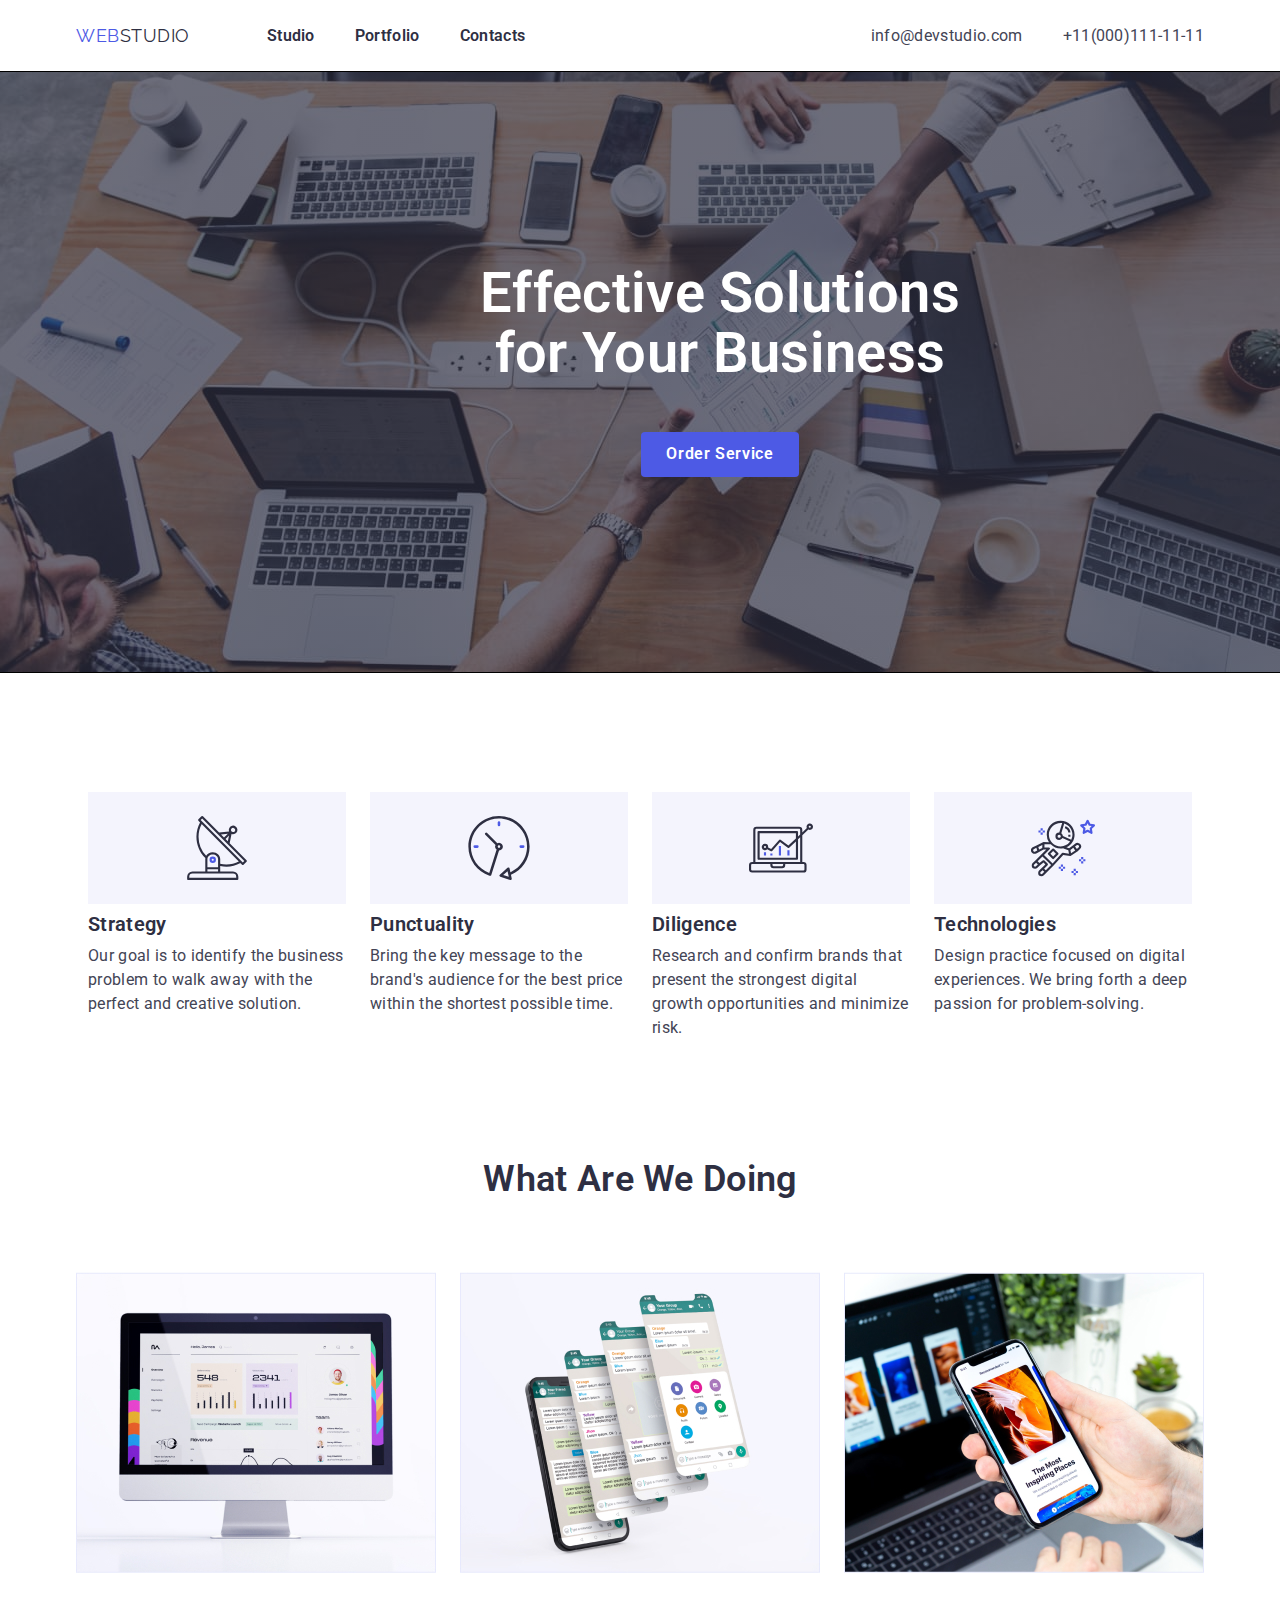
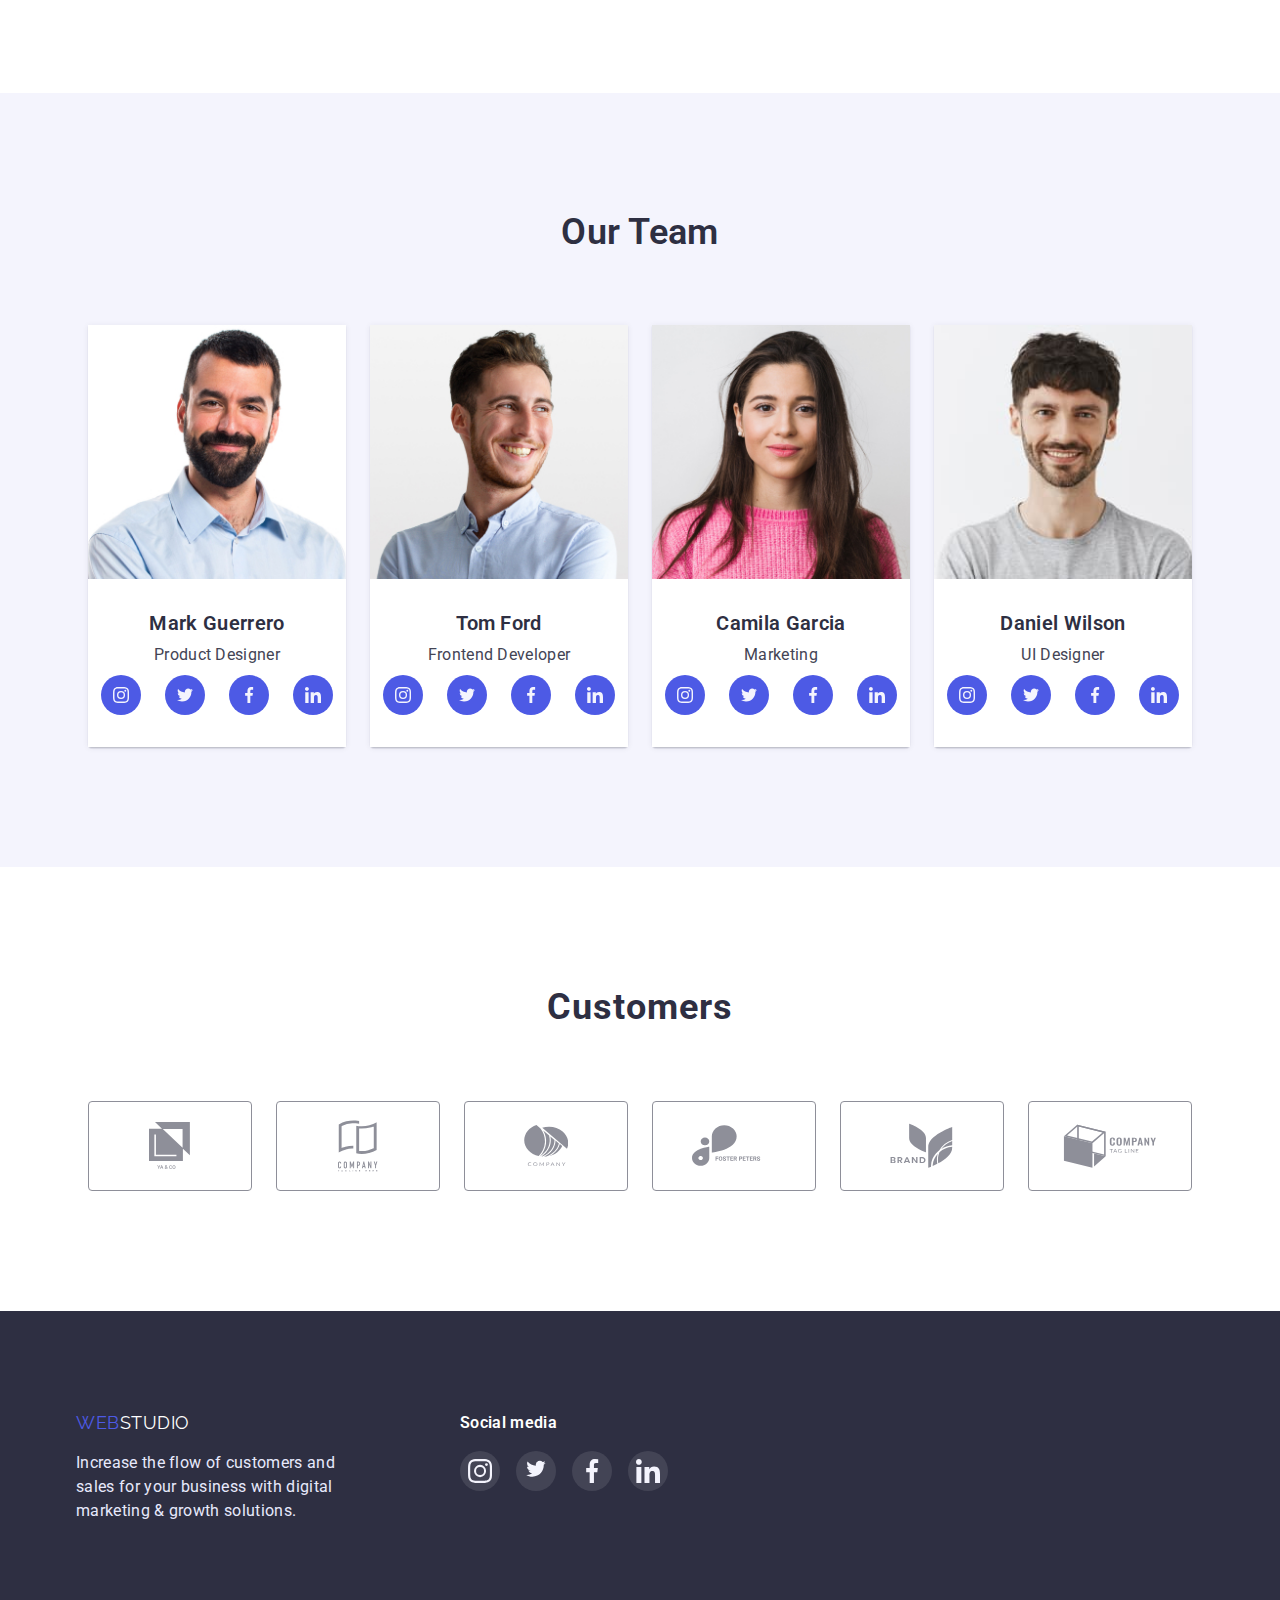
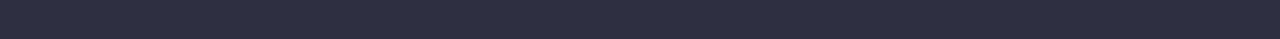
<file: index.html>
<!DOCTYPE html>
<html lang="en">
  <head>
    <meta charset="UTF-8" />
    <meta http-equiv="X-UA-Compatible" content="IE=edge" />
    <meta name="viewport" content="width=device-width, initial-scale=1.0" />
    <title>Студія</title>
    <link
      href="https://fonts.googleapis.com/css2?family=Raleway:wght@700&family=Roboto:wght@400;500;700;900&display=swap"
      rel="stylesheet"
    />
    <link
      rel="stylesheet"
      href="https://cdnjs.cloudflare.com/ajax/libs/modern-normalize/1.1.0/modern-normalize.min.css"
    />
    <link rel="stylesheet" href="./css/styles.css" />
  </head>
  <body>
    <header class="page-header">
      <div class="container main-nav">
        <nav class="nav-logo">
          <a href="./images/Logo.svg" class="logo"
            ><span class="accent">WEB</span>STUDIO</a
          >
          <ul class="site-nav list">
            <li class="item"><a href="" class="link">Studio</a></li>
            <li class="item">
              <a href="./portfolio.html" class="link">Portfolio</a>
            </li>
            <li class="item"><a href="" class="link">Contacts</a></li>
          </ul>
        </nav>
        <div class="contact">
          <ul class="aut-nav list">
            <li class="item">
              <a href="mailto:info@devstudio.com" class="link"
                >info@devstudio.com</a
              >
            </li>
            <li class="item">
              <a href="tel:+11(000)111-11-11" class="link">+11(000)111-11-11</a>
            </li>
          </ul>
        </div>
      </div>
    </header>
    <main>
      <div class="overlay">
      <section class="hero">
        <h1 class="hero-title">Effective Solutions<br />for Your Business</h1>
        <button type="button" class="button primary">Order Service</button>
      </section>
     </div>
      
      <section class="fueture section no-padding">
        <div class="container">
          <ul class="fueture-list list">
            <li class="item ">
              <div class="item-icon">
              <svg class="fueture-icon" width="64" height="64">
                <use href="./images/icons.svg/symbol-defs2.svg#icon-antenna"></use>
              </svg>
            </div>
              <h3 class="title">Strategy</h3>
              <p class="text">
                Our goal is to identify the business problem to walk away with
                the perfect and creative solution.
              </p>
            </li>
            <li class="item">
              <div class="item-icon">
                <svg class="fueture-icon" width="64" height="64">
                  <use href="./images/icons.svg/symbol-defs2.svg#icon-clock"></use>
                </svg>
              </div>
              <h3 class="title">Punctuality</h3>
              <p class="text">
                Bring the key message to the brand's audience for the best price
                within the shortest possible time.
              </p>
            </li>
            <li class="item">
              <div class="item-icon">
                <svg class="fueture-icon" width="64" height="64">
                  <use href="./images/icons.svg/symbol-defs2.svg#icon-diagrama"></use>
                </svg>
              </div>
              <h3 class="title">Diligence</h3>
              <p class="text">
                Research and confirm brands that present the strongest digital
                growth opportunities and minimize risk.
              </p>
            </li>
            <li class="item icon-astronaut">
              <div class="item-icon">
              <svg class="fueture-icon" width="64" height="64">
                <use href="./images/icons.svg/symbol-defs2.svg#icon-astronaut"></use>
              </svg>
            </div>
              <h3 class="title">Technologies</h3>
              <p class="text">
                Design practice focused on digital experiences. We bring forth a
                deep passion for problem-solving.
              </p>
            </li>
          </ul>
        </div>
      </section>

      <section class="work section">
        <div class="container">
          <h2 class="title">What Are We Doing</h2>
          <ul class="work-list list">
            <li class="item">
              <img src="images/img.jpg" alt="computer" width="360" />
            </li>
            <li class="item">
              <img src="images/img(1).jpg" alt="phones" width="360" />
            </li>
            <li class="item">
              <img src="images/img(2).jpg" alt="communication" width="360" />
            </li>
          </ul>
        </div>
      </section>

      <section class="team section">
        <div class="container">
          <h2 class="team-title">Our Team</h2>
          <ul class="team-list list">
            <li class="item">
              <img src="images/TeamCard.jpg" alt="Mark Cuererro" width="264" />
              <div class="title-text">
              <h3 class="title">Mark Guerrero</h3>
              <p class="text">Product Designer</p>
              <ul class="link-team list">
                <li class="">
                  <a href="" class="link-team-item">
                  <svg class="team-icon" width="16" height="16">
                   <use href="./images/icons.svg/symbol-defs2.svg#icon-instagramsvg"></use>
                  </svg>
                </a>
                </li>
                <li class="">
                  <a href="" class="link-team-item">
                  <svg class="team-icon" width="16" height="16">
                    <use href="./images/icons.svg/symbol-defs2.svg#icon-twittersvg"></use>
                  </svg>
                </a>
                </li>
                <li class="">
                  <a href="" class="link-team-item">
                  <svg class="team-icon" width="16" height="16">
                    <use href="./images/icons.svg/symbol-defs2.svg#icon-facebooksvg"></use>
                  </svg>
                </a>
                </li>
                <li class="">
                  <a href="" class="link-team-item">
                  <svg class="team-icon" width="16" height="16">
                    <use href="./images/icons.svg/symbol-defs2.svg#icon-linkedinsvg"></use>
                  </svg>
                </a>
                </li>
              </ul>
            </div>
            </li>
            <li class="item">
              <img src="images/TeamCard(1).jpg" alt="Tom Ford" width="264" />
              <div class="title-text">
              <h3 class="title">Tom Ford</h3>
              <p class="text">Frontend Developer</p>
              <ul class="link-team list">
                <li class="">
                  <a href="" class="link-team-item">
                  <svg class="team-icon" width="16" height="16">
                   <use href="./images/icons.svg/symbol-defs2.svg#icon-instagramsvg"></use>
                  </svg>
                </a>
                </li>
                <li class="">
                  <a href="" class="link-team-item">
                  <svg class="team-icon" width="16" height="16">
                    <use href="./images/icons.svg/symbol-defs2.svg#icon-twittersvg"></use>
                  </svg>
                  </a>
                </li>
                <li class="">
                  <a href="" class="link-team-item">
                  <svg class="team-icon" width="16" height="16">
                    <use href="./images/icons.svg/symbol-defs2.svg#icon-facebooksvg"></use>
                  </svg>
                </a>
                </li>
                <li class="">
                  <a href="" class="link-team-item">
                  <svg class="team-icon" width="16" height="16">
                    <use href="./images/icons.svg/symbol-defs2.svg#icon-linkedinsvg"></use>
                  </svg>
                  </a>
                </li>
              </ul>
            </div>
            </li>
            <li class="item">
              <img
                src="images/TeamCard(2).jpg"
                alt="Gamila Gargia"
                width="264"
              />
              <div class="title-text">
              <h3 class="title">Camila Garcia</h3>
              <p class="text">Marketing</p>
              <ul class="link-team list">
                <li class="">
                  <a href="" class="link-team-item">
                  <svg class="team-icon" width="16" height="16">
                   <use href="./images/icons.svg/symbol-defs2.svg#icon-instagramsvg"></use>
                  </svg>
                  </a>
                </li>
                <li class="">
                  <a href="" class="link-team-item">
                  <svg class="team-icon" width="16" height="16">
                    <use href="./images/icons.svg/symbol-defs2.svg#icon-twittersvg"></use>
                  </svg>
                  </a>
                </li>
                <li class="">
                  <a href="" class="link-team-item">
                  <svg class="team-icon" width="16" height="16">
                    <use href="./images/icons.svg/symbol-defs2.svg#icon-facebooksvg"></use>
                  </svg>
                  </a>
                </li>
                <li class="">
                  <a href="" class="link-team-item">
                  <svg class="team-icon" width="16" height="16">
                    <use href="./images/icons.svg/symbol-defs2.svg#icon-linkedinsvg"></use>
                  </svg>
                  </a>
                </li>
              </ul>
            </div>
            </li>
            <li class="item">
              <img
                src="images/Teamcard(3).jpg"
                alt="Daniel Wilson"
                width="264"
              />
              <div class="title-text">
              <h3 class="title">Daniel Wilson</h3>
              <p class="text">UI Designer</p>
              <ul class="link-team list">
                <li class="">
                  <a href="" class="link-team-item">
                  <svg class="team-icon" width="16" height="16">
                   <use href="./images/icons.svg/symbol-defs2.svg#icon-instagramsvg"></use>
                  </svg>
                  </a>
                </li>
                <li class="">
                  <a href="" class="link-team-item">
                  <svg class="team-icon" width="16" height="16">
                    <use href="./images/icons.svg/symbol-defs2.svg#icon-twittersvg"></use>
                  </svg>
                  </a>
                </li>
                <li class="">
                  <a href="" class="link-team-item">
                  <svg class="team-icon" width="16" height="16">
                    <use href="./images/icons.svg/symbol-defs2.svg#icon-facebooksvg"></use>
                  </svg>
                  </a>
                </li>
                <li class="">
                  <a href="" class="link-team-item">
                  <svg class="team-icon" width="16" height="16">
                    <use href="./images/icons.svg/symbol-defs2.svg#icon-linkedinsvg"></use>
                  </svg>
                  </a>
                </li>
              </ul>
            </div>
            </li>
          </ul>
        </div>
      </section>
      <section class="customers">
        <div class="container">
          <h2 class="customers-title">Customers</h2>
          <ul class=" customers-link list">
            <li class="client">
              <a href="" class="compani">
              <svg class="compani-icon" width="41" height="46.97">
                <use href="./images/icons.svg/symbol-defs2.svg#icon-yagosvg"></use>
              </svg>
            </a>
            </li>
            <li class="client">
              <a href="" class="compani">
              <svg class="compani-icon" width="40" height="52">
                <use href="./images/icons.svg/symbol-defs2.svg#icon-taglainesvg"></use>
              </svg>
            </a>
            </li>
            <li class="client">
              <a href="" class="compani">
              <svg class="compani-icon" width="44" height="41">
                <use href="./images/icons.svg/symbol-defs2.svg#icon-companysvg"></use>
              </svg>
            </a>
            </li>
            <li class="client">
              <a href="" class="compani">
              <svg class="compani-icon" width="84" height="41">
                <use href="./images/icons.svg/symbol-defs2.svg#icon-fostersvg"></use>
              </svg>
            </a>
            </li>
            <li class="client">
              <a href="" class="compani">
              <svg class="compani-icon" width="63" height="45">
                <use href="./images/icons.svg/symbol-defs2.svg#icon-brandsvg"></use>
              </svg>
            </a>
            </li>
            <li class="client">
              <a href="" class="compani">
              <svg class="compani-icon" width="94" height="44">
                <use href="./images/icons.svg/symbol-defs2.svg#icon-companylinesvg"></use>
              </svg>
            </a>
            </li>

          </ul>
        </div>

      </section>
    </main>

    <footer class="footer">
      <div class="container info">
        <div class=" footer-page footer-info">
        <a href="./images/Logo.svg" class="logo footer-logo"
          ><span class="accent">WEB</span>STUDIO</a
        >
        <p class="footer-text">
          Increase the flow of customers and sales for your business with
          digital marketing & growth solutions.
        </p>
        </div>
        <div class="cocial footer-info">
        <h2 class="footer-title">Social media</h2>
        <ul class="link-media list">
          <li class="">
            <a href="" class="link-media-item">
            <svg class="media-icon" width="24" height="24">
             <use href="./images/icons.svg/symbol-defs2.svg#icon-instagramsvg"></use>
            </svg>
          </a>
          </li>
          <li class="">
            <a href="" class="link-media-item">
            <svg class="media-icon" width="24" height="19.5">
              <use href="./images/icons.svg/symbol-defs2.svg#icon-twittersvg"></use>
            </svg>
          </a>
          </li>
          <li class="">
            <a href="" class="link-media-item">
            <svg class="media-icon" width="24" height="24">
              <use href="./images/icons.svg/symbol-defs2.svg#icon-facebooksvg"></use>
            </svg>
          </a>
          </li>
          <li class="">
            <a href="" class="link-media-item">
            <svg class="media-icon" width="24" height="24">
              <use href="./images/icons.svg/symbol-defs2.svg#icon-linkedinsvg"></use>
            </svg>
          </a>
          </li>
        </ul>
        </div>
      </div>
    </footer>
  </body>
</html>
</file>
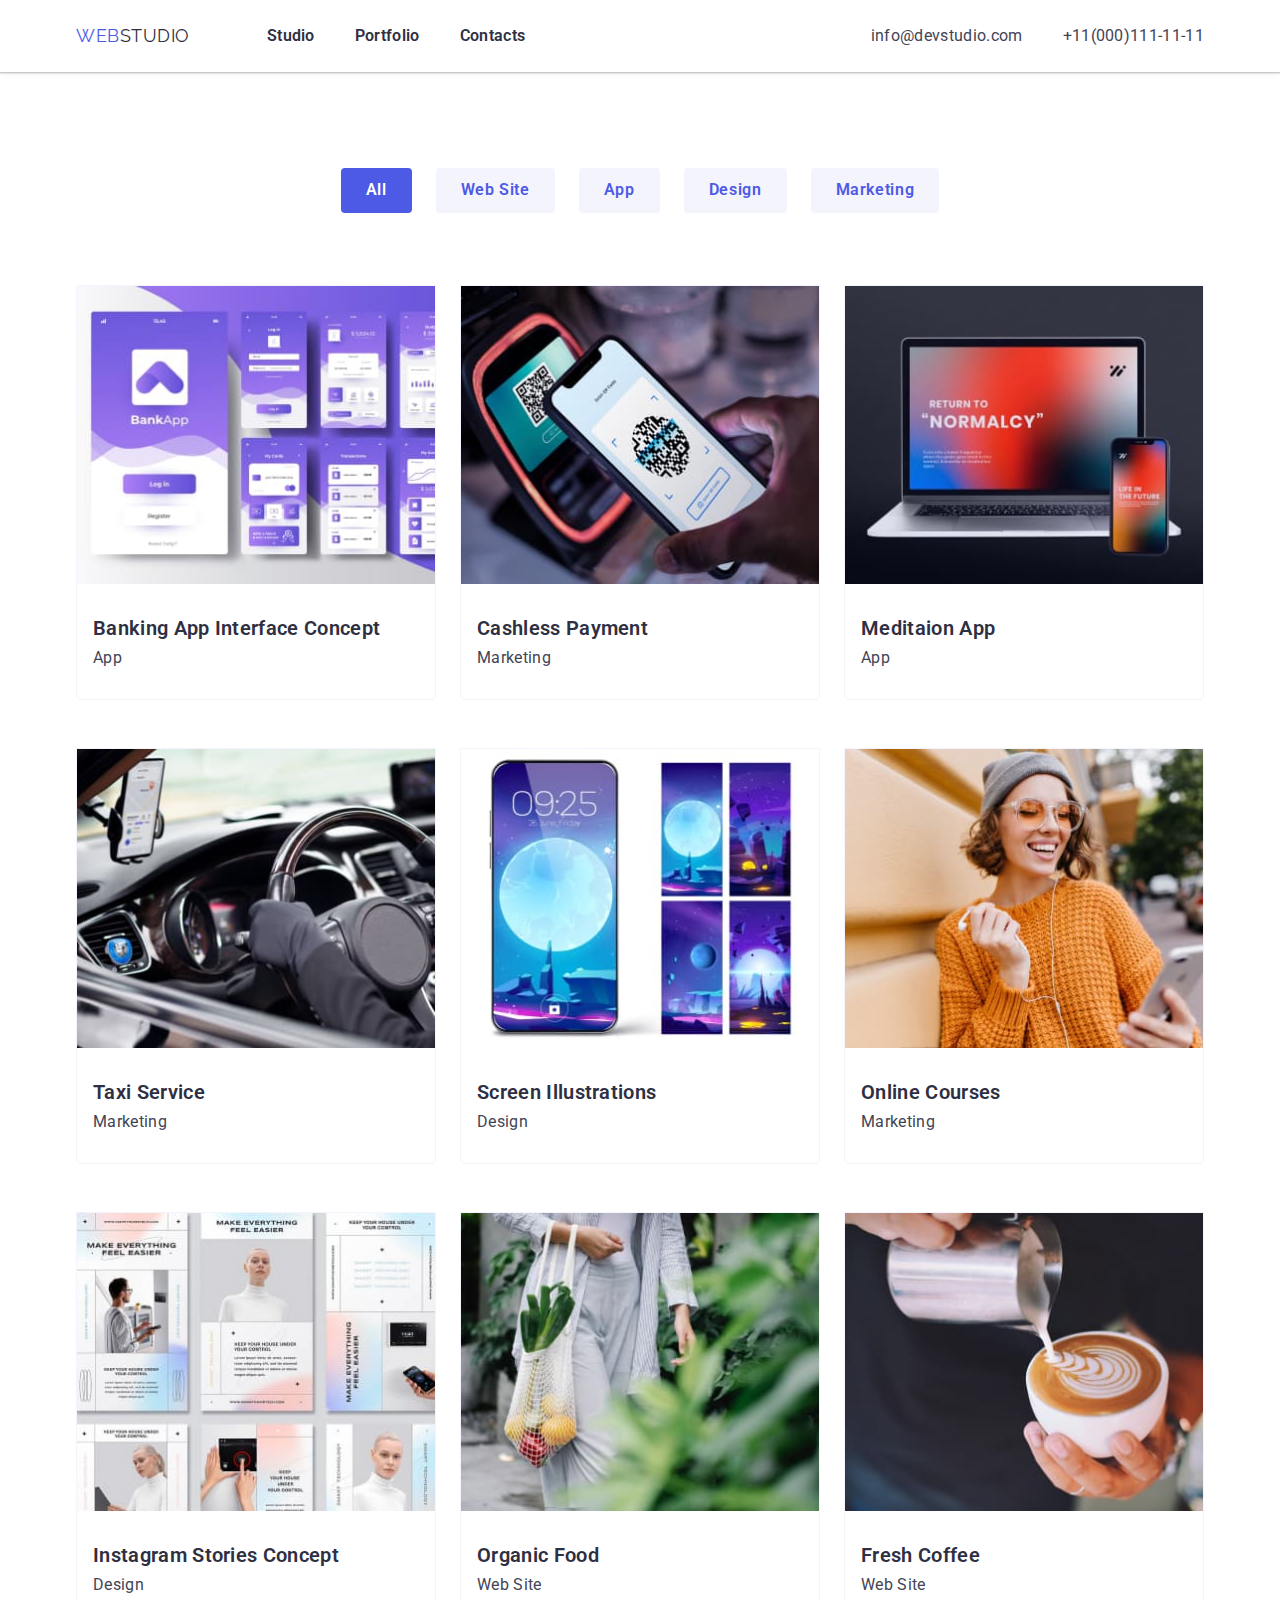
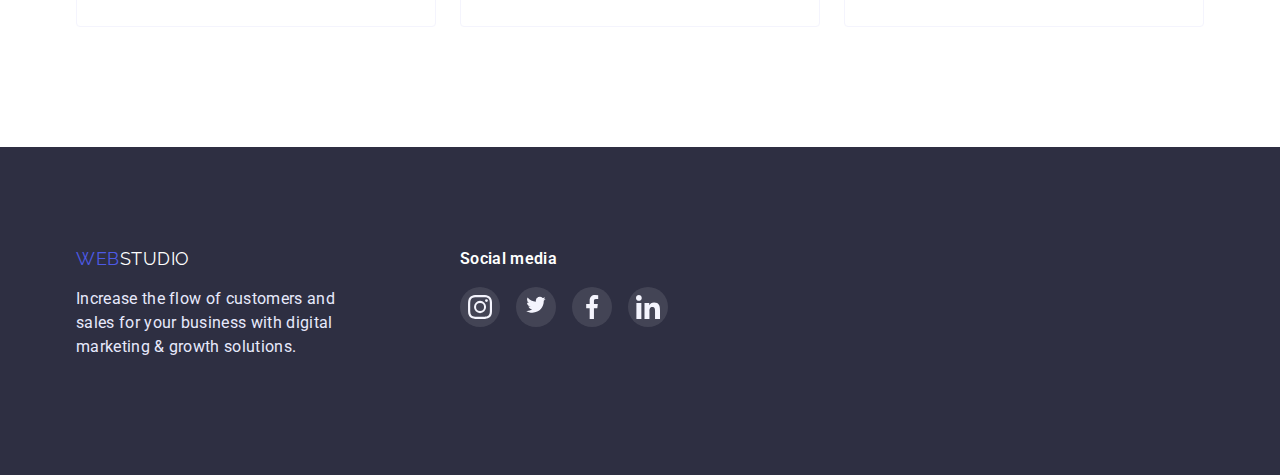
<file: portfolio.html>
<!DOCTYPE html>
<html lang="en">
  <head>
    <meta charset="UTF-8" />
    <meta http-equiv="X-UA-Compatible" content="IE=edge" />
    <meta name="viewport" content="width=device-width, initial-scale=1.0" />
    <title>Портфоліо</title>
    <link
      href="https://fonts.googleapis.com/css2?family=Raleway:wght@700&family=Roboto:wght@400;500;700;900&display=swap"
      rel="stylesheet"
    />
    <link
      rel="stylesheet"
      href="https://cdnjs.cloudflare.com/ajax/libs/modern-normalize/1.1.0/modern-normalize.min.css"
    />
    <link rel="stylesheet" href="./css/styles.css" />
  </head>
  <body>
    <header class="page-header">
      <div class="container main-nav">
        <nav class="nav-logo">
          <a href="./images/Logo.svg" class="logo"
            ><span class="accent">WEB</span>STUDIO</a
          >
          <ul class="site-nav list">
            <li class="item"><a href="./index.html" class="link current">Studio</a></li>
            <li class="item"><a href="" class="link">Portfolio</a></li>
            <li class="item"><a href="" class="link">Contacts</a></li>
          </ul>
        </nav>
        <div class="contact">
          <ul class="aut-nav list">
            <li class="item">
              <a href="mailto:info@devstudio.com" class="link"
                >info@devstudio.com</a
              >
            </li>
            <li class="item">
              <a href="tel:+11(000)111-11-11" class="link">+11(000)111-11-11</a>
            </li>
          </ul>
        </div>
      </div>
    </header>
    <main>
        <section class="portfolio-card">
         <div class="container">
          <ul class="list button-container">
            <li class="item">
              <button type="button" class="button primary">All</button>
            </li>
            <li class="item">
              <button type="button" class="button secondary">Web Site</button>
            </li>
            <li class="item">
              <button type="button" class="button secondary">App</button>
            </li>
            <li class="item">
              <button type="button" class="button secondary">Design</button>
            </li>
            <li class="item">
              <button type="button" class="button secondary">Marketing</button>
            </li>
          </ul>
          <ul class="project-card list">
            <li class="item card-element">
              <img src="./images/imgp(1).jpg" alt="Banking App" width="360" />
              <div class="card-text">
              <h3 class="title">Banking App Interface Concept</h3>
              <p class="text">App</p>
            </div>
            </li>
            <li class="item card-element">
              <!-- <a href="./images/ProjectCard.jpg" class="project-card"> -->
              <img
                src="./images/imgp(2).jpg"
                alt="Cashless Payment"
                width="360"
              />
              <!-- <p class="text">14 Stylish and User-Friendly App 
                        Design Concepts · Task Manager App ·
                        Calorie Tracker App · Exotic Fruit Ecommerce App · 
                        Cloud Storage App</p> -->
                        <div class="card-text">
                        <h3 class="title">Cashless Payment</h3>
              <p class="text">Marketing</p>
                        </div>
              <!-- </a> -->
            </li>
            <li class="item card-element">
              <img src="./images/imgp(3).jpg" alt="Meditaion App" width="360" />
              <div class="card-text">
              <h3 class="title">Meditaion App</h3>
              <p class="text">App</p>
              </div>
            </li>
            <li class="item card-element">
              <img src="./images/imgp(4).jpg" alt="Taxi Service" width="360" />
              <div class="card-text">
              <h3 class="title">Taxi Service</h3>
              <p class="text">Marketing</p>
              </div>
            </li>
            <li class="item card-element">
              <img
                src="./images/imgp(5).jpg"
                alt="Screen Illustrations"
                width="360"
              />
              <div class="card-text">
              <h3 class="title">Screen Illustrations</h3>
              <p class="text">Design</p>
              </div>
            </li>
            <li class="item card-element">
              <img
                src="./images/imgp(6).jpg"
                alt="Online Courses"
                width="360"
              />
              <div class="card-text">
              <h3 class="title">Online Courses</h3>
              <p class="text">Marketing</p>
              </div>
            </li>
            <li class="item card-element">
              <img src="./images/imgp(7).jpg" alt="Instagram" width="360" />
              <div class="card-text">
              <h3 class="title">Instagram Stories Concept</h3>
              <p class="text">Design</p>
              </div>
            </li>
            <li class="item card-element">
              <img src="./images/imgp(8).jpg" alt="Organic Food" width="360" />
              <div class="card-text">
              <h3 class="title">Organic Food</h3>
              <p class="text">Web Site</p>
              </div>
            </li>
            <li class="item card-element">
              <img src="./images/imgp(9).jpg" alt="Fresh Coffee" width="360" />
              <div class="card-text">
              <h3 class="title">Fresh Coffee</h3>
              <p class="text">Web Site</p>
              </div>
            </li>
          </ul>
        </div>
        </section>
    </main>

    <footer class="footer">
      <div class="container info">
        <div class=" footer-page footer-info">
        <a href="./images/Logo.svg" class="logo footer-logo"
          ><span class="accent">WEB</span>STUDIO</a
        >
        <p class="footer-text">
          Increase the flow of customers and sales for your business with
          digital marketing & growth solutions.
        </p>
        </div>
        <div class="cocial footer-info">
        <h2 class="footer-title">Social media</h2>
        <ul class="link-media list">
          <li class="">
            <a class="link-media-item">
            <svg class="media-icon" width="24" height="24">
             <use href="./images/icons.svg/symbol-defs2.svg#icon-instagramsvg"></use>
            </svg>
          </a>
          </li>
          <li class="">
            <a class="link-media-item">
            <svg class="media-icon" width="24" height="19.5">
              <use href="./images/icons.svg/symbol-defs2.svg#icon-twittersvg"></use>
            </svg>
          </a>
          </li>
          <li class="">
            <a class="link-media-item">
            <svg class="media-icon" width="24" height="24">
              <use href="./images/icons.svg/symbol-defs2.svg#icon-facebooksvg"></use>
            </svg>
          </a>
          </li>
          <li class="">
            <a class="link-media-item">
            <svg class="media-icon" width="24" height="24">
              <use href="./images/icons.svg/symbol-defs2.svg#icon-linkedinsvg"></use>
            </svg>
          </a>
          </li>
        </ul>
        </div>
      </div>
    </footer>
  </body>
</html>
</file>
<file: css/styles.css>
:root{
    --primary-text-color:rgba(67, 68, 85, 1);
    --title-text-color:#2E2F42;
    --accent-color:#4D5AE5;
    --primary-white-color: #ffffff;
    --primary-light-color: #E7E9FC;
    --primary-cloud-color:#F4F4FD;
    --primary-slate-color:#8E8F99;
    --primary-green-color:#31D0AA;
}

img{
    display: block;
    max-width: 100%;
} 
body{
    color: var(--primary-text-color);
    background-color: var(--primary-white-color);
    font-family: Roboto, sans-serif;
    letter-spacing: 0.02em;
    font-size: 16px;
    line-height: 1.5;
}
.list{
    padding: 0;
    margin: 0;
    list-style: none;
}
.container{
    margin-left: auto;
    margin-right: auto;
    width: 100%;
    max-width: 1158px;
    padding-left: 15px;
    padding-right: 15px;
    
}

/*---LOGO---*/
.page-header{
    display: flex;
    align-items: center;
    box-shadow: 0px 2px 1px rgba(46, 47, 66, 0.08), 0px 1px 1px rgba(46, 47, 66, 0.16), 0px 1px 6px rgba(46, 47, 66, 0.08);
}
.logo {
   display: flex;
   padding-top: 24px;
   padding-bottom:24px ;
    color:var(--title-text-color);
    font-family: Raleway, cursive;
    font-size: 18px;
    line-height: 1.33;
    letter-spacing: 0.03em;
    text-decoration: none;
}

.logo:hover,
.logo:focus{
    color:var(--primary-text-color);
}

.logo:active{
    color: var(--accent-color);
}

.logo .accent{
    color:var(--accent-color);
    font-family: Raleway, sans-serif;
    font-size: 18px;
    line-height: 1.33;
    letter-spacing: 0.03em;   
}

.logo .accent:hover,
.logo .accent:focus{
    color: var(--primary-text-color);
}

.logo .accent{
    color: var(--accent-color);
}


.main-nav{
    display: flex;
    align-items: center;
    margin-right: auto;   
}


/*---SITE-NAV---*/

 .nav-logo{
    display: flex;
    align-items: center;
    margin-right: auto;
 }
.site-nav{
    display: flex;
    margin-left: 77px;
    gap:40px;
   

}

.site-nav .link{
    display:flex;

    color: var(--title-text-color);
    font-weight: 600;
    font-size: 16px;
    line-height: 1.5;
    text-decoration: none;
   
}

.site-nav .link:hover,
.site-nav .link:focus{
    color:var(--primary-text-color); 
}

.site-nav .link:active{
   color: var(--accent-color);
}



/*---AUT-NAV---*/

.aut-nav{
    display: flex;
    gap:40px;
   
}

.aut-nav .link{
    display: flex;
    color:var(--primary-text-color);
    font-size: 16px;
    line-height: 1.5;
    text-decoration: none;
     
}


.aut-nav .link:hover,
.aut-nav .link:focus{
    color:var(--title-text-color); 
}

.aut-nav .link:active{
    color: var(--accent-color);
}

 /*---HERO---*/
 .overlay {
    min-width: 1440px;
    height: 600px;
    margin-left: auto;
    margin-right: auto;
    outline: 1px solid #000000;
    background-image: linear-gradient(
        rgba(46, 47, 66, 0.7),
     rgba(46, 47, 66, 0.7)),
     url('../images/people-office1.jpg');
    background-repeat: no-repeat;
    background-position: center;
    background-size: cover; 
 }
 .hero{
    padding-top: 192px;
    padding-bottom:192px ;
    text-align: center;
 }

.hero-title{
    margin-top: 0;
    margin-bottom: 48px;
    color: var(--primary-white-color);
   font-weight: 600;
   font-size: 56px;
   line-height: 1.07;
  
}

 /*---BUTTON---*/

.button{ 
    display: inline-block;
    border-radius: 4px;
    padding: 12px 24px;
    border: 1px solid transparent;

    color: var(--title-text-color);
    background-color: var(--primary-white-color);
    font-family: inherit;
    font-weight: 600;
    font-size: 16px;
    line-height: 1.18;
    letter-spacing: 0.04em;
    cursor: pointer;
    text-align: center;

}
.button.primary{
    color:var(--primary-white-color);
    background-color:var(--accent-color); 

}

.button.primary:hover,
.button.primary:focus{
    background-color: #404BB8;
    box-shadow:0px 4px 4px rgba(0, 0, 0, 0.15);
}
.button.primary:active{
    color:var(--accent-color);
}
.button.secondary {
    color: var(--accent-color);
    background-color: var(--primary-cloud-color);
       
}

.button.secondary:hover,
.button.secondary:focus{
    color:var(--primary-cloud-color);
    background-color:var(--accent-color); 
    box-shadow:0px 4px 4px rgba(0, 0, 0, 0.15);
}

.button.secondary:active{
    color: var(--primary-cloud-color);
}

/*section fuetere+team*/

.section{
    padding-top: 120px; 
    padding-bottom: 120px;
}
.no-padding{
    padding-bottom: 0;

}
  
.fueture{
    
}

.fueture-list{
    display: flex;
    
}
.fueture-list .item{
    width: calc(25% - 24px);
    margin:0 12px;
   
}
 .fueture-icon{
    display: flex;
 }


    

.item-icon{
    display: flex;
    justify-content: center;
    align-items: center;
    height: 112px; 
    background-color: var(--primary-cloud-color); 
    margin-bottom: 8px;
    
}

.fueture-list .title, 
.team-list .title{
    margin-top: 0;
    margin-bottom: 8px;
    color:var(--title-text-color);
    font-weight: 600;
    font-size: 20px;
    line-height: 1.2;
    
}
 .fueture-list .text{
    margin-top: 0;
    margin-bottom: 0;
   color: var(--primary-text-color);
   font-size: 16px;
   line-height: 1.5;
 }

/*---WORK---*/
.work{ 
   

}
.work-list{
    display: flex;
    justify-content: center;
    gap: 24px;
    
}
.work-list .item{
    width: 360px;
    
}


.work .title{
    margin-top: 0;
    margin-bottom: 72px;
    color:var(--title-text-color);
    font-weight: 600;
    font-size: 36px; 
    line-height: 1.11;
    text-align: center;
}

/*---TEAM---*/
.team{
 background-color: var(--primary-cloud-color);
}  

.team .team-title{
    margin-top: 0;
    margin-bottom: 72px ;
    color:var(--title-text-color);
    font-weight: 600;
    font-size: 36px;
    line-height: 1.11;
    text-align: center;

}
.team-list{
    display: flex;
    justify-content: center;

}
.team-list .item{
    width: calc(25% - 24px);
    margin: 0 12px;
    border-radius: 0px 0px 4px 4px;
    box-shadow: 0px 1px 6px rgba(46, 47, 66, 0.08), 0px 1px 1px rgba(46, 47, 66, 0.16), 0px 2px 1px rgba(46, 47, 66, 0.08);
} 

.team-list .text{
    color:var(--primary-text-color);
    margin-top: 0;
    margin-bottom: 8px;
    text-align: center;
}
.title-text{
 padding: 32px 16px;
 background-color: var(--primary-white-color);
}
.team-list .title{
    text-align: center;
}
.link-team{
   display: flex;
   flex-direction: row;
   justify-content: center;
   align-items: center;
   gap:24px;
   

}
.link-team-item{
    display: flex;
    border: none;
    padding-top:0;
    border-radius: 50%;
    width: 40px;
    height: 40px;
    background-color: var(--accent-color);
    fill: var(--primary-cloud-color);
    

}
.team-item{
    display: flex;
    gap: 24px;
}

.team-icon{
    margin: 12px;
}
.link-team-item:hover,
.link-team-item:focus {
 background-color: #404BB8; 
 
}


/* ---CUSTOMERS--- */

.customers-title{
    margin-top: 120px;
    margin-bottom: 72px ;
    color:var(--title-text-color);
    font-size: 36px;
    line-height: 1.16;
    text-align: center; 
    letter-spacing: 0.03em;
}
 .customers-link{ 
    display: flex;
    align-items: center;
    margin:0;
    padding:0;
    
}

.customers{
    margin-bottom: 120px;
}
.client{
    border:1px solid var(--primary-slate-color);
    border-radius: 4px;
    width:calc(100% / 6 - 24px);
    margin: 0 12px;
}
.compani{
    display: flex;
    align-items: center;
    justify-content: center;
    height: 88px;
    fill: var(--primary-slate-color);
}


.compani-icon{
    display: flex;

}
.compani:hover,
.compani:focus {
    fill: var(--accent-color);
}
.client:hover,
.client:focus {
border-color : var(--accent-color);
}



   



/* ---FOOTER---- */
.footer{
 padding-top: 100px; 
 padding-bottom: 100px;
 background-color: var(--title-text-color);
    
}
.info{
    display: flex;
    align-items: center;
    align-items: flex-start;
}
.footer-info{
    flex-direction: column;

}
.footer-page{
    margin-right: 120px;
}
.footer-logo{
    margin-bottom: 16px;
    padding: 0;
    color: var(--primary-white-color);

}
.footer-text{
    display: flex;
    color: var(--primary-light-color);
    margin-top: 0;
    width: 264px;
  
}

.footer-title{
    display:flex;

    font-weight: 600;
    font-size: 16px;
    line-height: 1.5;
    color:var(--primary-white-color);
    margin-bottom:16px;
    margin-top:0;
}


.link-media{
   display: flex;
   align-items: center;
   margin: 0;
   padding:0;
   gap: 16px;

}
.link-media-item{
    display: flex;
    padding: 0;
    border: none;
    border-radius: 50%;
    width: 40px;
    height: 40px;
    background-color:rgb(255, 255, 255,10%);
    fill: var(--primary-cloud-color);
}

.media-icon{
    margin: 8px;
    
} 

.link-media-item:hover,
.link-media-item:focus {
 background-color: var(--primary-green-color);
}
.cocial{
    padding-right: 120px;
}

    



/*---PORTFOLIO---*/

.portfolio-card{
    padding-top: 96px;
    padding-bottom: 120px;
}
.button-container{
    display: flex;
    justify-content: center;
    margin-bottom: 72px;
   
    
}
.button-container .item+.item{
    margin-left: 24px;


}


.project-card{
    text-decoration: none;
    display: flex;
    flex-wrap: wrap;
}
.project-card .title{
    margin-top: 0;
    margin-bottom: 8px;  
    color: var(--title-text-color);
    font-weight: 600;
    font-size: 20px;
    line-height: 1.2;

}
.project-card .text{
    display:flex;
    margin-top: 0;
    margin-bottom:0;   
    color: var(--primary-text-color);
    font-size: 16px;
    line-height: 1.2;
    
}

.project-card{
    display: flex;
    flex-wrap: wrap;
    column-gap:24px ;
    row-gap:48px ;
}
.card-element{
    width: 360px;
    border: 0.5px  solid var(--primary-cloud-color);
    border-radius: 0px 0px 4px 4px;
}
.card-text{
    padding-top: 32px;
    padding-bottom: 32px;
    padding-left: 16px;
    padding-right: 0; 
}
.card-element:hover,
.card-element:focus{
    box-shadow: 0px 1px 6px rgba(46, 47, 66, 0.08), 0px 1px 1px rgba(46, 47, 66, 0.16), 0px 2px 1px rgba(46, 47, 66, 0.08);
}
</file>
